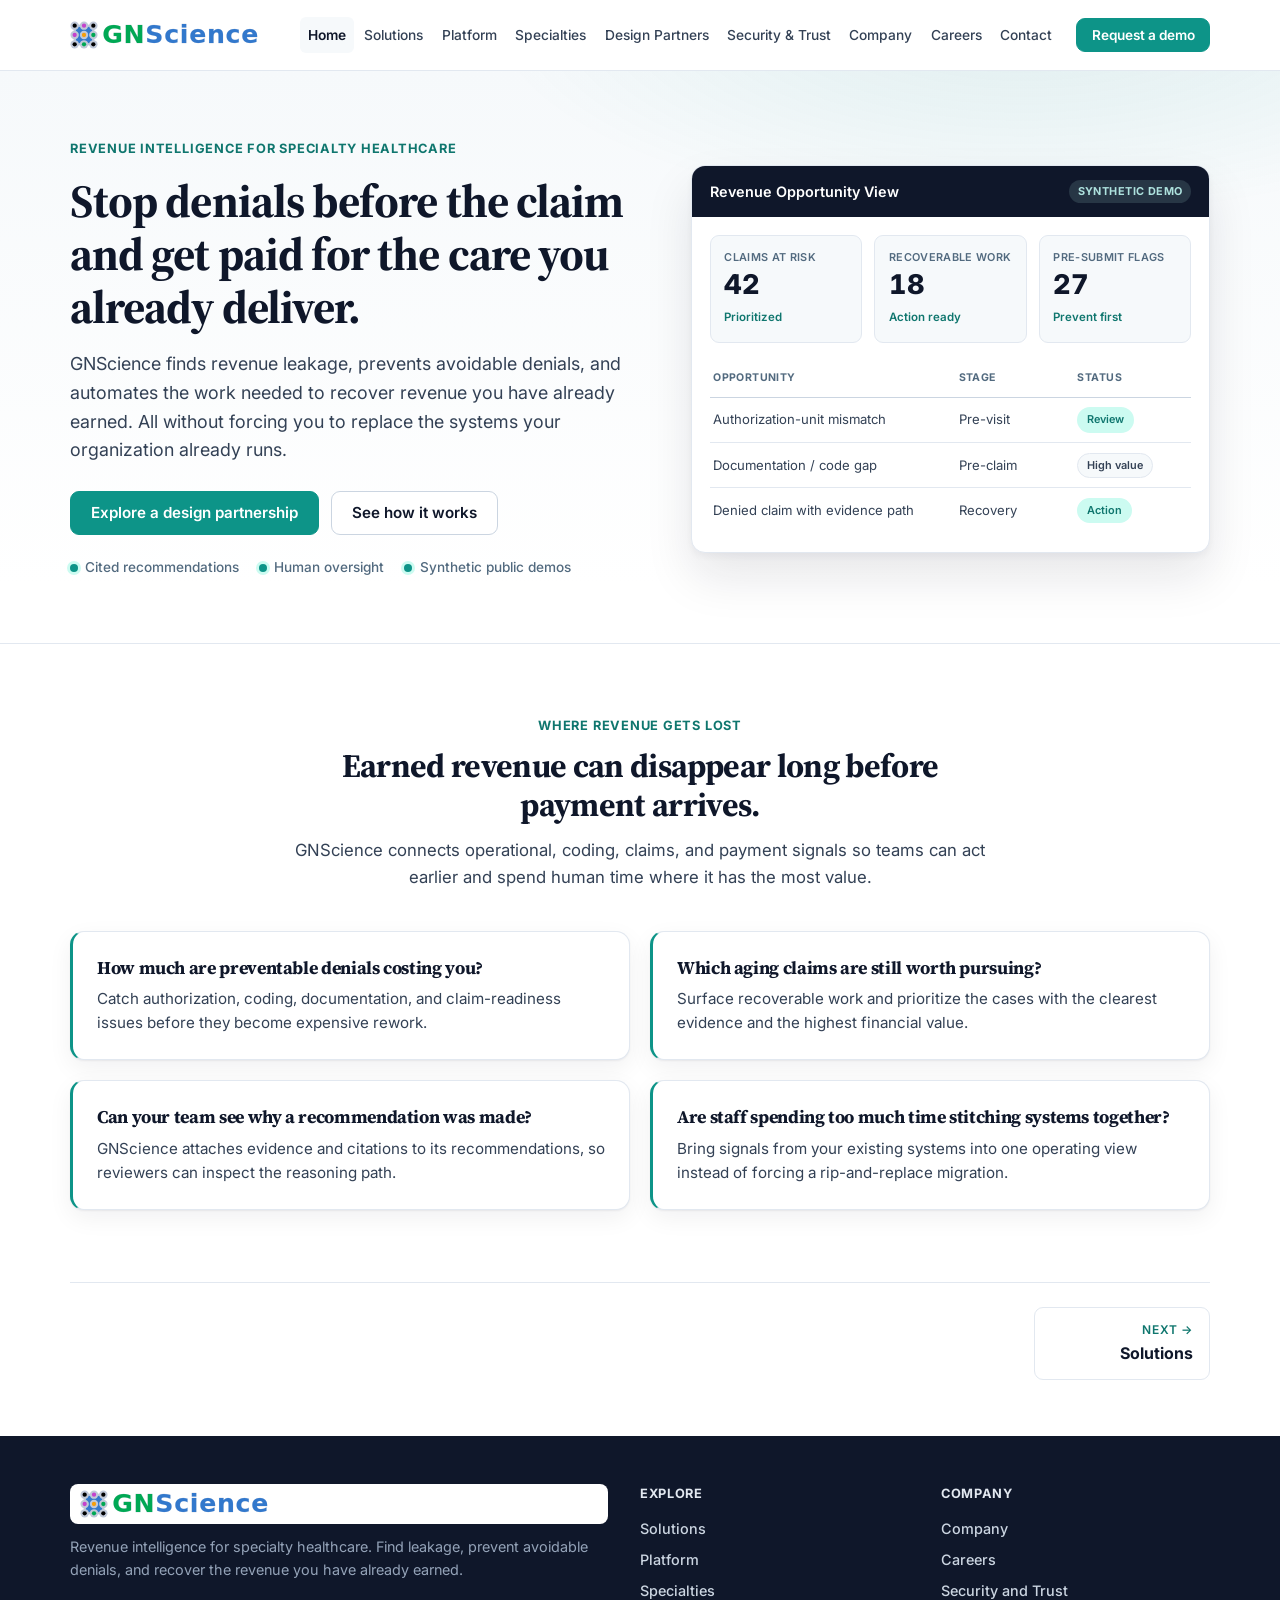
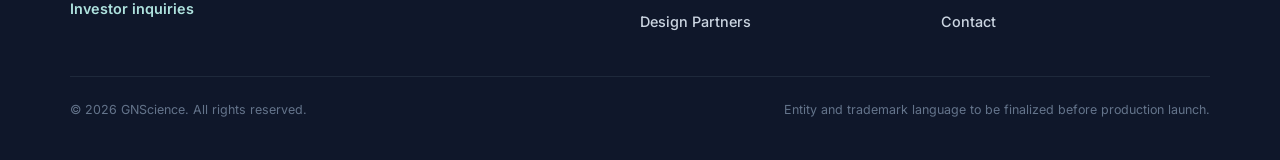
<file: index.html>
<!DOCTYPE html>
<html lang="en">
<head>
<meta charset="UTF-8" />
<meta name="viewport" content="width=device-width, initial-scale=1" />
<meta name="description" content="GNScience helps specialty healthcare organizations get paid for the care they already deliver: find revenue leakage, prevent avoidable denials, and recover earned revenue, with cited AI and human oversight." />
<title>GNScience | Stop Denials Before the Claim</title>
<link rel="preconnect" href="https://fonts.googleapis.com" />
<link rel="preconnect" href="https://fonts.gstatic.com" crossorigin />
<link href="https://fonts.googleapis.com/css2?family=Inter:wght@400;500;600;700;800&family=Source+Serif+4:opsz,wght@8..60,600;8..60,700&display=swap" rel="stylesheet" />
<style>
:root{
  --navy:#0f172a; --navy-soft:#1e293b; --slate:#334155; --muted:#526a7f;
  --border:#e2e8f0; --border-strong:#cbd5e1; --bg:#ffffff; --bg-alt:#f6f9fb;
  --teal:#0d9488; --teal-dark:#0f766e; --teal-soft:#ccfbf1; --mint:#aee2de;
  --radius:14px; --radius-sm:9px;
  --shadow:0 1px 2px rgba(15,23,42,.06),0 8px 24px rgba(15,23,42,.06);
  --shadow-lg:0 4px 6px rgba(15,23,42,.04),0 24px 48px rgba(15,23,42,.10);
  --font:"Inter",system-ui,-apple-system,BlinkMacSystemFont,"Segoe UI",Roboto,sans-serif;
  --serif:"Source Serif 4",Georgia,"Times New Roman",serif;
  --max:1140px; --header-h:70px;
}
*,*::before,*::after{box-sizing:border-box}
html{scroll-behavior:smooth;scroll-padding-top:calc(var(--header-h) + 12px)}
body{margin:0;font-family:var(--font);font-size:16px;line-height:1.6;color:var(--navy);background:var(--bg);-webkit-font-smoothing:antialiased}
img{max-width:100%;display:block}
a{color:var(--teal-dark);text-underline-offset:3px}
a:hover{color:var(--teal)}
h1,h2,h3,h4{letter-spacing:-.02em}
.wrap{width:min(100% - 2.5rem,var(--max));margin-inline:auto}
.skip{position:absolute;left:-999px;top:0;background:var(--navy);color:#fff;padding:.75rem 1rem;z-index:1000}
.skip:focus{left:.5rem;top:.5rem}

/* Header */
.site-header{position:sticky;top:0;z-index:100;background:rgba(255,255,255,.9);backdrop-filter:blur(10px);border-bottom:1px solid var(--border)}
.nav{display:flex;align-items:center;gap:.75rem;height:var(--header-h)}
.brand{display:inline-flex;align-items:center;flex:0 0 auto;line-height:0;text-decoration:none}
.brand img{height:28px;width:auto;max-width:none}
.nav-links{display:flex;gap:.15rem;margin-left:auto;list-style:none;padding:0;margin-block:0}
.nav-links a{display:block;white-space:nowrap;padding:.45rem .5rem;color:var(--slate);text-decoration:none;font-size:.86rem;font-weight:500;border-radius:6px}
.nav-links a:hover,.nav-links a:focus-visible{color:var(--navy);background:var(--bg-alt)}
.menu-btn{display:none;margin-left:auto;border:1px solid var(--border);border-radius:8px;background:#fff;padding:.5rem .8rem;font:inherit;font-size:.85rem;font-weight:600;cursor:pointer}
.btn{display:inline-flex;align-items:center;justify-content:center;gap:.4rem;padding:.75rem 1.25rem;font-family:inherit;font-size:.95rem;font-weight:600;line-height:1.2;border-radius:var(--radius-sm);border:1px solid transparent;cursor:pointer;text-decoration:none;transition:background .15s,border-color .15s,color .15s,box-shadow .15s}
.btn.sm{padding:.5rem .9rem;font-size:.85rem}
.btn.primary{background:var(--teal);color:#fff;border-color:var(--teal)}
.btn.primary:hover{background:var(--teal-dark);border-color:var(--teal-dark);color:#fff}
.btn.secondary{background:#fff;color:var(--navy);border-color:var(--border-strong)}
.btn.secondary:hover{border-color:var(--slate);background:var(--bg-alt);color:var(--navy)}
.nav-cta{margin-left:.25rem;white-space:nowrap;flex:0 0 auto}

/* Hero */
.hero{padding:4.25rem 0 4rem;background:radial-gradient(ellipse 70% 60% at 80% -10%,rgba(13,148,136,.10),transparent 60%),linear-gradient(180deg,var(--bg-alt),var(--bg) 90%);border-bottom:1px solid var(--border)}
.hero-grid{display:grid;grid-template-columns:1.05fr .95fr;gap:3rem;align-items:center}
.kicker{font-size:.8rem;font-weight:700;letter-spacing:.06em;text-transform:uppercase;color:var(--teal-dark);margin-bottom:.9rem}
.hero h1{font-family:var(--serif);font-size:clamp(2rem,3.6vw,2.9rem);font-weight:700;line-height:1.15;margin:0 0 1.1rem}
.lead{font-size:1.12rem;color:var(--slate);margin:0 0 1.6rem;max-width:36rem}
.hero-actions{display:flex;flex-wrap:wrap;gap:.75rem;margin-bottom:1.4rem}
.proofline{display:flex;flex-wrap:wrap;gap:.35rem 1.25rem;font-size:.85rem;color:var(--muted);font-weight:500}
.proofline span{display:inline-flex;align-items:center;gap:.45rem}
.dot{width:8px;height:8px;border-radius:50%;background:var(--teal);box-shadow:0 0 0 3px var(--teal-soft)}

/* Dashboard mock */
.dashboard{background:#fff;border:1px solid var(--border);border-radius:var(--radius);box-shadow:var(--shadow-lg);overflow:hidden}
.dashboard-top{display:flex;align-items:center;justify-content:space-between;padding:.85rem 1.1rem;background:var(--navy);color:#fff}
.dashboard-title{font-size:.9rem;font-weight:600}
.status{font-size:.68rem;font-weight:700;letter-spacing:.04em;text-transform:uppercase;color:var(--mint);background:rgba(174,226,222,.15);padding:.2rem .55rem;border-radius:999px}
.metric-grid{display:grid;grid-template-columns:repeat(3,1fr);gap:.75rem;padding:1.1rem}
.metric{background:var(--bg-alt);border:1px solid var(--border);border-radius:var(--radius-sm);padding:.85rem}
.metric small{display:block;font-size:.68rem;font-weight:600;letter-spacing:.03em;text-transform:uppercase;color:var(--muted)}
.metric strong{display:block;font-size:1.7rem;font-weight:800;color:var(--navy);font-variant-numeric:tabular-nums;line-height:1.1;margin:.2rem 0}
.metric em{font-style:normal;font-size:.72rem;font-weight:600;color:var(--teal-dark)}
.worklist{padding:0 1.1rem 1.2rem}
.worklist .row{display:grid;grid-template-columns:1.5fr .7fr .7fr;gap:.5rem;align-items:center;padding:.6rem .2rem;border-bottom:1px solid var(--border);font-size:.82rem;color:var(--slate)}
.worklist .row:first-child{font-size:.66rem;font-weight:700;letter-spacing:.04em;text-transform:uppercase;color:var(--muted);border-bottom:1px solid var(--border-strong)}
.worklist .row:last-child{border-bottom:0}
.pill{justify-self:start;font-size:.68rem;font-weight:600;padding:.18rem .55rem;border-radius:999px;background:var(--bg-alt);border:1px solid var(--border);color:var(--slate)}
.pill.good{background:var(--teal-soft);border-color:transparent;color:var(--teal-dark)}

/* Sections */
.section{padding:4.5rem 0}
.section.alt{background:var(--bg-alt);border-block:1px solid var(--border)}
.section-head{max-width:720px;margin:0 0 2.5rem}
.section-head.center{margin-inline:auto;text-align:center}
.eyebrow{font-size:.8rem;font-weight:700;letter-spacing:.06em;text-transform:uppercase;color:var(--teal-dark);margin:0 0 .6rem}
.section-head h2{font-family:var(--serif);font-size:clamp(1.5rem,2.6vw,2.05rem);font-weight:700;line-height:1.2;margin:0 0 .75rem}
.section-head p{margin:0;color:var(--slate);font-size:1.05rem}
.section-head .eyebrow{color:var(--teal-dark);font-size:.8rem;margin:0 0 .6rem}

/* Problem grid */
.problem-grid{display:grid;grid-template-columns:repeat(2,1fr);gap:1.25rem}
.problem{background:#fff;border:1px solid var(--border);border-left:3px solid var(--teal);border-radius:var(--radius);padding:1.5rem;box-shadow:var(--shadow)}
.problem h3{font-family:var(--serif);font-size:1.12rem;margin:0 0 .5rem;line-height:1.3}
.problem p{margin:0;color:var(--slate);font-size:.95rem}

/* Cards */
.cards{display:grid;grid-template-columns:repeat(4,1fr);gap:1.25rem}
.cards.three{grid-template-columns:repeat(3,1fr)}
.card{background:#fff;border:1px solid var(--border);border-radius:var(--radius);padding:1.5rem 1.4rem;box-shadow:var(--shadow);transition:border-color .15s,box-shadow .15s}
.card:hover{border-color:var(--border-strong);box-shadow:var(--shadow-lg)}
.num{font-size:.72rem;font-weight:700;letter-spacing:.06em;color:var(--teal);margin-bottom:.7rem}
.card h3{font-size:1.1rem;margin:0 0 .55rem}
.card p{margin:0;color:var(--slate);font-size:.94rem}
.specialty-card{display:flex;flex-direction:column;gap:1rem}
.specialty-meta{margin-top:auto;font-size:.82rem;color:var(--muted);border-top:1px solid var(--border);padding-top:.8rem}


/* Architecture */
.architecture{display:grid;grid-template-columns:1.05fr .95fr;gap:3rem;align-items:center}
.list-clean{list-style:none;margin:1.25rem 0;padding:0}
.list-clean li{position:relative;padding-left:1.4rem;margin-bottom:.8rem;color:var(--slate);font-size:.98rem}
.list-clean li::before{content:"";position:absolute;left:0;top:.55em;width:8px;height:8px;border-radius:50%;background:var(--teal)}
.list-clean strong{color:var(--navy)}
.stack{background:#fff;border:1px solid var(--border);border-radius:var(--radius);box-shadow:var(--shadow-lg);padding:1.6rem}
.systems{display:grid;grid-template-columns:repeat(2,1fr);gap:.7rem}
.system{background:var(--bg-alt);border:1px solid var(--border);border-radius:var(--radius-sm);padding:.7rem;text-align:center;font-size:.85rem;font-weight:600;color:var(--slate)}
.core{margin:.9rem 0;background:var(--navy);color:#fff;border-radius:var(--radius-sm);padding:1.1rem;text-align:center;display:flex;flex-direction:column;gap:.25rem;box-shadow:var(--shadow)}
.core strong{font-size:1.05rem}
.core small{font-size:.76rem;color:#94a3b8}
.agent-row{display:grid;grid-template-columns:repeat(3,1fr);gap:.7rem}
.agent{background:var(--teal-soft);color:var(--teal-dark);border-radius:var(--radius-sm);padding:.6rem;text-align:center;font-size:.82rem;font-weight:700}

/* Bands */
.band{display:grid;grid-template-columns:1.5fr auto;gap:2rem;align-items:center;background:radial-gradient(ellipse 70% 120% at 100% 0%,rgba(13,148,136,.28),transparent 60%),var(--navy);color:#fff;border-radius:var(--radius);padding:2.4rem 2.2rem}
.band h2{font-family:var(--serif);font-size:clamp(1.4rem,2.4vw,1.9rem);font-weight:700;margin:.4rem 0 .7rem;line-height:1.25}
.band p{margin:0;color:#cbd5e1;max-width:620px}
.band .eyebrow{color:var(--mint)}

/* Trust */
.trust-grid{display:grid;grid-template-columns:repeat(4,1fr);gap:1rem}
.trust{background:#fff;border:1px solid var(--border);border-radius:var(--radius);padding:1.3rem}
.trust h3{font-size:.98rem;margin:0 0 .4rem}
.trust p{margin:0;font-size:.88rem;color:var(--slate)}

/* Founders */
.founders-wrap{margin-top:2.5rem}
.founders-title{font-size:.8rem;font-weight:700;letter-spacing:.06em;text-transform:uppercase;color:var(--teal-dark);margin:0 0 1.25rem}
.founder-grid{display:grid;grid-template-columns:repeat(2,1fr);gap:1.25rem}
.founder{display:flex;gap:1.1rem;background:#fff;border:1px solid var(--border);border-radius:var(--radius);padding:1.5rem;box-shadow:var(--shadow)}
.founder-avatar{flex:0 0 auto;width:3.2rem;height:3.2rem;border-radius:50%;display:flex;align-items:center;justify-content:center;font-weight:800;font-size:1.05rem;color:#fff;background:linear-gradient(135deg,var(--teal),var(--navy));box-shadow:0 0 0 4px var(--teal-soft)}
.founder h4{margin:0 0 .15rem;font-size:1.12rem}
.founder-role{margin:0 0 .55rem;font-size:.82rem;font-weight:600;letter-spacing:.02em;color:var(--teal-dark)}
.founder p:last-child{margin:0;font-size:.94rem;color:var(--slate)}

/* Contact */
.contact-layout{display:grid;grid-template-columns:1fr 1.1fr;gap:3rem;align-items:start}
.contact-direct{font-size:1.05rem;margin:.4rem 0 0}
.contact-form{display:flex;flex-direction:column;gap:.9rem;padding:1.6rem;background:#fff;border:1px solid var(--border);border-radius:var(--radius);box-shadow:var(--shadow)}
.contact-form label{display:flex;flex-direction:column;gap:.35rem;font-size:.85rem;font-weight:600;color:var(--navy)}
.contact-form input,.contact-form select,.contact-form textarea{font-family:inherit;font-size:.95rem;font-weight:400;padding:.65rem .75rem;border:1px solid var(--border-strong);border-radius:var(--radius-sm);background:#fff;color:var(--navy)}
.contact-form input:focus,.contact-form select:focus,.contact-form textarea:focus{outline:2px solid rgba(13,148,136,.35);outline-offset:1px;border-color:var(--teal)}
.contact-form .btn{align-self:flex-start}

/* Footer */
.footer{background:var(--navy);color:#94a3b8;padding:3rem 0 2.5rem}
.footer .brand{background:#fff;border-radius:8px;padding:6px 10px}
.footer-grid{display:grid;grid-template-columns:2fr 1fr 1fr;gap:2rem}
.footer p{font-size:.9rem;margin:.7rem 0 0;max-width:34rem}
.footer h4{color:#e2e8f0;font-size:.8rem;letter-spacing:.05em;text-transform:uppercase;margin:0 0 .8rem}
.footer-grid a{display:block;color:#cbd5e1;text-decoration:none;font-size:.9rem;font-weight:500;margin-bottom:.5rem}
.footer-grid a:hover{color:#fff}
.footer-investor{margin-top:1rem}
.footer-investor a{color:var(--mint);font-weight:600;font-size:.9rem}
.legal{display:flex;flex-wrap:wrap;gap:.6rem 2rem;justify-content:space-between;margin-top:2.2rem;padding-top:1.4rem;border-top:1px solid var(--navy-soft);font-size:.78rem;color:#64748b}

/* Advisor quote (dark) */
.quote-section{padding:5rem 0;background:radial-gradient(ellipse 60% 90% at 100% 0%,rgba(13,148,136,.22),transparent 60%),var(--navy);color:#fff}
.quote{max-width:880px;margin:0;text-align:left}
.quote .mark{font-family:var(--serif);font-size:5rem;line-height:.7;color:var(--mint);display:block;height:auto;margin-bottom:1.1rem}
.quote blockquote{margin:0;font-family:var(--font);font-size:clamp(1.35rem,2.5vw,1.95rem);font-weight:700;line-height:1.35;letter-spacing:-.015em;color:#fff}
.quote figcaption{margin-top:2rem;font-size:.95rem;color:#94a3b8;display:flex;align-items:center;gap:1rem}
.quote figcaption strong{display:block;color:#fff;font-size:1.02rem}
.quote-avatar{flex:0 0 auto;width:3rem;height:3rem;border-radius:50%;display:flex;align-items:center;justify-content:center;background:rgba(174,226,222,.14);border:1px solid rgba(174,226,222,.35);color:var(--mint)}

/* Flowing architecture diagram */
.flow{background:#fff;border:1px solid var(--border);border-radius:var(--radius);box-shadow:var(--shadow-lg);padding:1.25rem}
.flow svg{display:block;width:100%;height:auto}
.flow .wire{fill:none;stroke:var(--border-strong);stroke-width:2}
.flow .pulse{fill:none;stroke:var(--teal);stroke-width:2.5;stroke-linecap:round;stroke-dasharray:6 18;animation:flowdash 1.6s linear infinite}
.flow .loop{fill:none;stroke:var(--teal);stroke-width:1.75;stroke-dasharray:4 6;opacity:.7}
@keyframes flowdash{to{stroke-dashoffset:-24}}
@media (prefers-reduced-motion:reduce){.flow .pulse{animation:none}}

/* Design partner steps */
.partner-grid{display:grid;grid-template-columns:1fr 1fr;gap:3.5rem;align-items:start}
.partner-grid h2{font-family:var(--serif);font-size:clamp(1.6rem,2.8vw,2.3rem);font-weight:700;line-height:1.2;margin:0 0 .9rem}
.partner-intro{color:var(--slate);font-size:1.05rem;margin:0 0 2rem}
.partner-head{grid-column:1 / -1;margin-bottom:-2.6rem}
@media(max-width:940px){.partner-head{margin-bottom:-1.35rem}}
.steps{list-style:none;margin:0;padding:0;counter-reset:s}
.steps li{counter-increment:s;position:relative;padding:0 0 1.6rem 3rem}
.steps li::before{content:counter(s);position:absolute;left:0;top:.05rem;width:2rem;height:2rem;border-radius:50%;background:var(--navy);color:#fff;font-weight:700;font-size:.9rem;display:flex;align-items:center;justify-content:center}
.steps li::after{content:"";position:absolute;left:calc(1rem - 1px);top:2.3rem;bottom:.3rem;width:2px;background:var(--border-strong)}
.steps li:last-child{padding-bottom:0}
.steps li:last-child::after{display:none}
.steps h3{font-size:1.08rem;margin:0 0 .3rem}
.steps p{margin:0;color:var(--slate);font-size:.96rem}
.gets{background:radial-gradient(ellipse 70% 80% at 100% 0%,rgba(13,148,136,.25),transparent 60%),var(--navy);color:#fff;border-radius:var(--radius);padding:2.2rem;box-shadow:var(--shadow-lg)}
.gets h3{font-size:1.12rem;margin:0 0 .8rem;color:#fff}
.gets ul{margin:0 0 1.8rem;padding-left:1.15rem;color:#cbd5e1}
.gets li{margin-bottom:.55rem}
.gets .btn{background:#fff;color:var(--navy);border-color:#fff}
.gets .btn:hover{background:var(--teal-soft);color:var(--navy)}

/* Company */
.company-grid{display:grid;grid-template-columns:1.15fr 1fr;gap:3.5rem;align-items:start}
.company-grid h2{font-family:var(--serif);font-size:clamp(1.6rem,2.8vw,2.3rem);font-weight:700;line-height:1.2;margin:0 0 1rem}
.company-intro{color:var(--slate);font-size:1.06rem;margin:0 0 2rem}
.founder-list{display:grid;gap:1.4rem}
.founder-row{display:flex;gap:1rem;align-items:flex-start}
.founder-row h4{margin:0;font-size:1.05rem}
.founder-row .founder-role{margin:.05rem 0 .35rem}
.founder-row p:not(.founder-role){margin:0 0 .7rem;color:var(--slate);font-size:.94rem}
.founder-row p:last-child{margin-bottom:0}
.side-blocks{display:grid;gap:1.25rem;position:sticky;top:calc(var(--header-h) + 1.5rem)}
@media(max-width:940px){.side-blocks{position:static}}
.info-block{background:#fff;border:1px solid var(--border);border-radius:var(--radius);padding:1.6rem;box-shadow:var(--shadow)}
.info-block h3{font-size:1.12rem;margin:0 0 .5rem}
.info-block p{margin:0;color:var(--slate);font-size:.96rem}
.info-block ul{margin:.9rem 0 0;padding-left:1.15rem;color:var(--slate);font-size:.96rem}
.info-block li{margin-bottom:.3rem}
.info-block .more{display:inline-block;margin-top:1.1rem;font-weight:600}
@media(max-width:940px){.partner-grid,.company-grid{grid-template-columns:1fr;gap:2.25rem}}

/* Find-Prevent-Recover-Learn cycle */
.visually-hidden{position:absolute;width:1px;height:1px;overflow:hidden;clip:rect(0 0 0 0);white-space:nowrap}
.cycle{position:relative}
.cycle-cards .card{position:relative}
.cycle-cards .card:not(:last-child)::after{content:"";position:absolute;z-index:2;top:50%;right:calc(-.625rem - 13px);width:26px;height:26px;margin-top:-13px;border-radius:50%;background:#fff url("data:image/svg+xml,%3Csvg xmlns='http://www.w3.org/2000/svg' viewBox='0 0 24 24' fill='none' stroke='%230d9488' stroke-width='3' stroke-linecap='round' stroke-linejoin='round'%3E%3Cpath d='M9 6l6 6-6 6'/%3E%3C/svg%3E") center/13px no-repeat;border:1px solid var(--border-strong);box-shadow:var(--shadow)}
.loop-track{position:relative;height:76px}
.loop-path{position:absolute;top:0;left:calc((100% - 3.75rem) / 8);right:calc((100% - 3.75rem) / 8);height:46px;border:2.5px solid var(--teal);border-top:0;border-radius:0 0 18px 18px}
.loop-arrow{position:absolute;left:-9.25px;top:-4px;width:0;height:0;border-left:8px solid transparent;border-right:8px solid transparent;border-bottom:12px solid var(--teal)}
.loop-start{position:absolute;right:-7.25px;top:-2px;width:12px;height:12px;border-radius:50%;background:var(--teal);box-shadow:0 0 0 4px var(--teal-soft)}
.loop-pill{position:absolute;left:50%;top:46px;transform:translate(-50%,-50%);display:inline-flex;align-items:center;gap:.5rem;white-space:nowrap;background:#fff;border:1px solid var(--border);border-radius:999px;padding:.5rem 1rem;font-size:.88rem;font-weight:500;color:var(--slate);box-shadow:var(--shadow)}
.loop-pill svg{color:var(--teal)}
@media(max-width:940px){
  .cycle-cards .card::after{display:none}
  .loop-track{height:auto;margin-top:1.25rem;text-align:center}
  .loop-path{display:none}
  .loop-pill{position:static;transform:none}
}

/* Responsive */
@media(max-width:940px){
  .hero-grid,.architecture,.contact-layout{grid-template-columns:1fr;gap:2rem}
  .cards,.trust-grid{grid-template-columns:1fr 1fr}
  .problem-grid{grid-template-columns:1fr}
  .band{grid-template-columns:1fr}
  .footer-grid{grid-template-columns:1fr 1fr}
}
@media(max-width:640px){
  .nav-cta{display:none}
  .cards,.cards.three,.trust-grid,.metric-grid,.systems,.agent-row,.footer-grid,.founder-grid{grid-template-columns:1fr}
  .worklist .row{grid-template-columns:1.4fr .8fr}
  .worklist .row span:nth-child(2){display:none}
  .section{padding:3.25rem 0}
  .hero{padding:3rem 0 2.75rem}
}

/* Company page: founders side by side now that the side column is gone */
.company-grid{grid-template-columns:1fr}
.company-grid .company-intro{max-width:46rem}
.founder-list{grid-template-columns:1fr 1fr;gap:1.5rem;margin-top:.5rem;align-items:stretch}
.founder-row{display:grid;grid-template-columns:auto 1fr;column-gap:1rem;align-content:start;background:#fff;border:1px solid var(--border);border-radius:var(--radius);padding:1.6rem;box-shadow:var(--shadow)}
.founder-row > div:not(.founder-avatar){display:contents}
.founder-row .founder-avatar{grid-row:1 / span 2;align-self:center}
.founder-row h4{grid-column:2;align-self:end}
.founder-row .founder-role{grid-column:2;margin:.1rem 0 0}
.founder-row p:not(.founder-role){grid-column:1 / -1}
.founder-row .founder-role + p{margin-top:1.1rem;padding-top:1.1rem;border-top:1px solid var(--border)}
@media(max-width:640px){.founder-list{grid-template-columns:1fr}}
/* Careers */
.investor-wrap{margin-top:2.5rem;max-width:40rem}
.role-grid{display:grid;grid-template-columns:repeat(3,1fr);gap:1.25rem}
.role{display:flex;flex-direction:column;background:#fff;border:1px solid var(--border);border-radius:var(--radius);padding:1.5rem 1.4rem;box-shadow:var(--shadow)}
.role-tag{align-self:flex-start;font-size:.72rem;font-weight:700;letter-spacing:.05em;text-transform:uppercase;color:var(--teal-dark);background:var(--teal-soft);padding:.2rem .55rem;border-radius:999px;margin-bottom:.8rem}
.role h3{font-size:1.08rem;line-height:1.3;margin:0 0 .5rem}
.role p{margin:0 0 1.1rem;color:var(--slate);font-size:.95rem}
.role .more{margin-top:auto;font-weight:600}
@media(max-width:940px){.role-grid{grid-template-columns:1fr}}
/* Advisor quote, inline card on the Specialties page */
.quote-inline{margin-top:2.5rem}
.quote-inline .quote{max-width:none;background:#fff;border:1px solid var(--border);border-left:4px solid var(--teal);border-radius:var(--radius);padding:1.6rem 1.75rem;box-shadow:var(--shadow)}
.quote-inline .quote .mark{font-size:2.6rem;line-height:.6;margin-bottom:.4rem;color:var(--teal)}
.quote-inline .quote blockquote{font-size:1.05rem;font-weight:500;line-height:1.6;letter-spacing:0;color:var(--navy)}
.quote-inline .quote figcaption{margin-top:1.1rem;font-size:.88rem;color:var(--muted);gap:.75rem}
.quote-inline .quote figcaption strong{color:var(--navy);font-size:.95rem}
.quote-inline .quote-avatar{width:2.4rem;height:2.4rem;background:var(--teal-soft);border-color:var(--mint);color:var(--teal-dark)}
/* Collapse the menu before it runs out of room */
@media(max-width:1240px){
  .menu-btn{display:block}
  .nav-links{display:none;position:absolute;top:var(--header-h);left:0;right:0;flex-direction:column;background:#fff;border-bottom:1px solid var(--border);padding:.75rem 1.25rem 1rem;box-shadow:var(--shadow);margin-left:0}
  .nav-links.open{display:flex}
}
/* Multi-page view */
.js-pages [data-page].page-off{display:none!important}
.nav-links a[aria-current="page"]{color:var(--navy);background:var(--bg-alt);font-weight:600}
.pager-wrap{padding:0 0 3.5rem}
.pager-wrap.on-alt{background:var(--bg-alt);border-bottom:1px solid var(--border)}
.pager-wrap.on-alt + *, .section.alt:has(+ .pager-wrap.on-alt){border-bottom:0}
.pager{display:flex;justify-content:space-between;gap:1rem;border-top:1px solid var(--border);padding-top:1.5rem}
.pager a{display:flex;flex-direction:column;gap:.1rem;text-decoration:none;color:var(--navy);font-weight:700;padding:.75rem 1rem;border:1px solid var(--border);border-radius:var(--radius-sm);background:#fff;min-width:11rem;transition:border-color .15s,box-shadow .15s}
.pager a:hover{border-color:var(--teal);box-shadow:var(--shadow);color:var(--navy)}
.pager a small{font-size:.75rem;font-weight:600;letter-spacing:.05em;text-transform:uppercase;color:var(--teal-dark)}
.pager .next{margin-left:auto;text-align:right}
@media(max-width:640px){.pager a{min-width:0;flex:1}}
</style>
</head>
<body>
<a class="skip" href="#main">Skip to content</a>

<header class="site-header">
  <div class="wrap nav">
    <a class="brand" href="#home"><img src="assets/gns_full_logo.svg" alt="GNScience" height="28" /></a>
    <button class="menu-btn" aria-expanded="false" aria-controls="nav-links" type="button">Menu</button>
    <nav class="nav-links" id="nav-links" aria-label="Primary">
      <a href="#home">Home</a>
      <a href="#solutions">Solutions</a>
      <a href="#platform">Platform</a>
      <a href="#specialties">Specialties</a>
      <a href="#partners">Design Partners</a>
      <a href="#trust">Security &amp; Trust</a>
      <a href="#company">Company</a>
      <a href="#careers">Careers</a>
      <a href="#contact">Contact</a>
    </nav>
    <a class="btn sm primary nav-cta" href="#contact" data-interest="demo">Request a demo</a>
  </div>
</header>

<main id="main">
  <span id="top"></span>
  <!-- Hero -->
  <section class="hero" id="home" data-page="home">
    <div class="wrap hero-grid">
      <div>
        <div class="kicker">Revenue intelligence for specialty healthcare</div>
        <h1>Stop denials before the claim and get paid for the care you already deliver.</h1>
        <p class="lead">GNScience finds revenue leakage, prevents avoidable denials, and automates the work needed to recover revenue you have already earned. All without forcing you to replace the systems your organization already runs.</p>
        <div class="hero-actions">
          <a class="btn primary" href="#partners">Explore a design partnership</a>
          <a class="btn secondary" href="#solutions">See how it works</a>
        </div>
        <div class="proofline">
          <span><i class="dot" aria-hidden="true"></i>Cited recommendations</span>
          <span><i class="dot" aria-hidden="true"></i>Human oversight</span>
          <span><i class="dot" aria-hidden="true"></i>Synthetic public demos</span>
        </div>
      </div>
      <div class="dashboard" aria-label="Illustrative GNScience revenue opportunity dashboard">
        <div class="dashboard-top">
          <span class="dashboard-title">Revenue Opportunity View</span>
          <span class="status">Synthetic demo</span>
        </div>
        <div class="metric-grid">
          <div class="metric"><small>Claims at risk</small><strong>42</strong><em>Prioritized</em></div>
          <div class="metric"><small>Recoverable work</small><strong>18</strong><em>Action ready</em></div>
          <div class="metric"><small>Pre-submit flags</small><strong>27</strong><em>Prevent first</em></div>
        </div>
        <div class="worklist">
          <div class="row"><span>Opportunity</span><span>Stage</span><span>Status</span></div>
          <div class="row"><span>Authorization-unit mismatch</span><span>Pre-visit</span><span class="pill good">Review</span></div>
          <div class="row"><span>Documentation / code gap</span><span>Pre-claim</span><span class="pill">High value</span></div>
          <div class="row"><span>Denied claim with evidence path</span><span>Recovery</span><span class="pill good">Action</span></div>
        </div>
      </div>
    </div>
  </section>

  <!-- Problem -->
  <section class="section" id="problem" data-page="home">
    <div class="wrap">
      <div class="section-head center">
        <p class="eyebrow">Where revenue gets lost</p>
        <h2>Earned revenue can disappear long before payment arrives.</h2>
        <p>GNScience connects operational, coding, claims, and payment signals so teams can act earlier and spend human time where it has the most value.</p>
      </div>
      <div class="problem-grid">
        <article class="problem"><h3>How much are preventable denials costing you?</h3><p>Catch authorization, coding, documentation, and claim-readiness issues before they become expensive rework.</p></article>
        <article class="problem"><h3>Which aging claims are still worth pursuing?</h3><p>Surface recoverable work and prioritize the cases with the clearest evidence and the highest financial value.</p></article>
        <article class="problem"><h3>Can your team see why a recommendation was made?</h3><p>GNScience attaches evidence and citations to its recommendations, so reviewers can inspect the reasoning path.</p></article>
        <article class="problem"><h3>Are staff spending too much time stitching systems together?</h3><p>Bring signals from your existing systems into one operating view instead of forcing a rip-and-replace migration.</p></article>
      </div>
    </div>
  </section>

  <!-- Solutions -->
  <section class="section alt" id="solutions" data-page="solutions">
    <div class="wrap">
      <div class="section-head">
        <p class="eyebrow">What GNScience does</p>
        <h2>Find. Prevent. Recover. Learn.</h2>
        <p>A focused set of capabilities across the revenue lifecycle, with AI doing more of the repetitive work and people keeping control over material decisions.</p>
      </div>
      <div class="cycle">
      <div class="cards cycle-cards">
        <article class="card"><div class="num">01 · FIND</div><h3>Locate revenue leakage</h3><p>Analyze claims, payments, authorizations, coding, and operational signals to pinpoint where earned revenue is being lost.</p></article>
        <article class="card"><div class="num">02 · PREVENT</div><h3>Catch issues upstream</h3><p>Flag claim-readiness, authorization, and coding risks earlier, before they turn into denials or manual rework.</p></article>
        <article class="card"><div class="num">03 · RECOVER</div><h3>Prioritize corrective work</h3><p>Surface recoverable claims, assemble the evidence, and focus staff attention on the work most likely to pay off.</p></article>
        <article class="card"><div class="num">04 · LEARN</div><h3>Improve continuously</h3><p>Every outcome feeds back into the system, so recommendations get sharper and prevention gets stronger over time.</p></article>
      </div>
      <div class="loop-track" aria-hidden="true">
        <span class="loop-path"><i class="loop-arrow"></i><i class="loop-start"></i></span>
        <span class="loop-pill"><svg width="14" height="14" viewBox="0 0 24 24" fill="none" stroke="currentColor" stroke-width="2.4" stroke-linecap="round" stroke-linejoin="round"><path d="M3 12a9 9 0 1 0 3-6.7"/><path d="M3 3v5h5"/></svg>Every outcome loops back to Find</span>
      </div>
      <p class="visually-hidden">Learn feeds every outcome back into Find, so the cycle repeats.</p>
      </div>
    </div>
  </section>

  <!-- Platform -->
  <section class="section" id="platform" data-page="platform">
    <div class="wrap architecture">
      <div>
        <p class="eyebrow">The platform</p>
        <h2>An intelligent layer across the systems you already use.</h2>
        <p style="color:var(--muted)">GNScience brings together a healthcare knowledge layer, an operational intelligence layer, and AI workflow agents. Your EHR, practice-management system, clearinghouse, EVV, and payer connections all stay in place.</p>
        <ul class="list-clean">
          <li><strong>Healthcare knowledge layer.</strong> Payer requirements, specialty rules, coding relationships, and evidence paths.</li>
          <li><strong>Operational intelligence layer.</strong> Authorization, visit, documentation, coding, claim, and payment state.</li>
          <li><strong>AI workflow agents.</strong> Analyze, recommend, prepare work, and automate approved actions.</li>
        </ul>
      </div>
      <div class="flow">
        <svg viewBox="0 0 520 470" role="img" aria-labelledby="flow-title">
          <title id="flow-title">Your EHR or practice-management system, clearinghouse, EVV, and payer data flow into the GNScience Intelligence Layer, which analyzes, recommends, and automates approved actions. Outcomes feed back into the layer.</title>
          <defs>
            <linearGradient id="coreGrad" x1="0" y1="0" x2="1" y2="1"><stop offset="0" stop-color="#1e293b"/><stop offset="1" stop-color="#0f172a"/></linearGradient>
            <filter id="soft" x="-20%" y="-20%" width="140%" height="160%"><feDropShadow dx="0" dy="8" stdDeviation="10" flood-color="#0f172a" flood-opacity=".18"/></filter>
          </defs>
          <g id="in-wires">
            <path class="wire" d="M65 62 C65 140, 220 130, 230 196"/>
            <path class="wire" d="M193 62 C193 130, 250 140, 252 196"/>
            <path class="wire" d="M321 62 C321 130, 270 140, 268 196"/>
            <path class="wire" d="M449 62 C449 140, 300 130, 290 196"/>
            <path class="wire" d="M235 284 C230 330, 90 330, 88 382"/>
            <path class="wire" d="M260 284 L260 382"/>
            <path class="wire" d="M285 284 C290 330, 430 330, 432 382"/>
          </g>
          <g aria-hidden="true">
            <path class="pulse" d="M65 62 C65 140, 220 130, 230 196"/>
            <path class="pulse" d="M193 62 C193 130, 250 140, 252 196" style="animation-delay:-.4s"/>
            <path class="pulse" d="M321 62 C321 130, 270 140, 268 196" style="animation-delay:-.8s"/>
            <path class="pulse" d="M449 62 C449 140, 300 130, 290 196" style="animation-delay:-1.2s"/>
            <path class="pulse" d="M235 284 C230 330, 90 330, 88 382" style="animation-delay:-.2s"/>
            <path class="pulse" d="M260 284 L260 382" style="animation-delay:-.6s"/>
            <path class="pulse" d="M285 284 C290 330, 430 330, 432 382" style="animation-delay:-1s"/>
            <path class="loop" d="M488 403 C512 403, 512 240, 480 240"/>
            <polygon points="480,240 489,235 489,245" fill="#0d9488" opacity=".7"/>
            <text x="512" y="322" font-family="Inter, system-ui, sans-serif" font-size="10.5" font-weight="600" fill="#0f766e" text-anchor="middle" transform="rotate(90 512 322)">Outcomes feed back</text>
          </g>
          <g font-family="Inter, system-ui, sans-serif" font-weight="600" font-size="14" fill="#334155" text-anchor="middle">
            <rect x="6" y="18" width="118" height="44" rx="9" fill="#f6f9fb" stroke="#e2e8f0"/><text x="65" y="45">EHR / PM</text>
            <rect x="134" y="18" width="118" height="44" rx="9" fill="#f6f9fb" stroke="#e2e8f0"/><text x="193" y="45">Clearinghouse</text>
            <rect x="262" y="18" width="118" height="44" rx="9" fill="#f6f9fb" stroke="#e2e8f0"/><text x="321" y="45">EVV</text>
            <rect x="390" y="18" width="118" height="44" rx="9" fill="#f6f9fb" stroke="#e2e8f0"/><text x="449" y="45">Payer data</text>
          </g>
          <g filter="url(#soft)">
            <rect x="40" y="196" width="440" height="88" rx="14" fill="url(#coreGrad)"/>
          </g>
                    <text x="260" y="234" font-family="Inter, system-ui, sans-serif" font-size="17" font-weight="700" fill="#fff" text-anchor="middle">GNScience Intelligence Layer</text>
          <text x="260" y="258" font-family="Inter, system-ui, sans-serif" font-size="11.5" fill="#94a3b8" text-anchor="middle">Authorization · Documentation · Coding · Claims · Payments</text>
          <g font-family="Inter, system-ui, sans-serif" font-weight="700" font-size="14" fill="#0f766e" text-anchor="middle">
            <rect x="32" y="382" width="112" height="42" rx="21" fill="#ccfbf1"/><text x="88" y="408">Analyze</text>
            <rect x="204" y="382" width="112" height="42" rx="21" fill="#ccfbf1"/><text x="260" y="408">Recommend</text>
            <rect x="376" y="382" width="112" height="42" rx="21" fill="#ccfbf1"/><text x="432" y="408">Automate</text>
          </g>
          <text x="260" y="456" font-family="Inter, system-ui, sans-serif" font-size="12" fill="#526a7f" text-anchor="middle">Your team approves every material action</text>
        </svg>
      </div>
    </div>
  </section>

  <!-- Specialties -->
  <section class="section alt" id="specialties" data-page="specialties">
    <div class="wrap">
      <div class="section-head center">
        <p class="eyebrow">Initial specialties</p>
        <h2>Focused where specialty workflows create expensive revenue gaps.</h2>
        <p>GNScience starts with three markets where authorization, documentation, coding, and payer complexity create meaningful operational friction.</p>
      </div>
      <div class="cards three">
        <article class="card specialty-card">
          <div><div class="num">PEDIATRICS</div><h3>Protect reimbursement without adding administrative work.</h3><p>Connect coding, documentation, eligibility, claims, and payer outcomes across pediatric workflows.</p></div>
          <div class="specialty-meta">Primary focus: coding integrity, denial prevention, reimbursement analytics.</div>
        </article>
        <article class="card specialty-card">
          <div><div class="num">HOME HEALTH</div><h3>Connect authorization, visits, documentation, and claims.</h3><p>Identify gaps across distributed home-health workflows before they become lost revenue or rework.</p></div>
          <div class="specialty-meta">Primary focus: authorization, visit integrity, claim readiness, recovery.</div>
        </article>
        <article class="card specialty-card">
          <div><div class="num">ABA / AUTISM SERVICES</div><h3>Track authorized units and claim readiness before leakage occurs.</h3><p>Bring unit, session, authorization, and claim signals into one operational view.</p></div>
          <div class="specialty-meta">Primary focus: authorization units, session integrity, claim readiness.</div>
        </article>
      </div>
</div>
  </section>

  <!-- Design partners -->
  <section class="section" id="partners" data-page="partners">
    <div class="wrap partner-grid">
      <div class="partner-head">
        <p class="eyebrow">Design Partner Program</p>
        <h2>See what it would have caught, on your own claims</h2>
      </div>
      <div>
        <p class="partner-intro">Our design-partner review costs nothing and changes nothing in your systems. You get a clear picture of where your revenue went.</p>
        <ol class="steps">
          <li><h3>Business associate agreement</h3><p>We sign a BAA before we touch any patient data, and we ask only for what the review needs.</p></li>
          <li><h3>Share a claims and payments extract</h3><p>We look back across 18 to 24 months of your claims and payments history.</p></li>
          <li><h3>Get your denial review</h3><p>We show which denials our checks would have stopped, what each one cost, and the evidence behind each finding.</p></li>
          <li><h3>Decide what comes next</h3><p>Keep the findings either way. If it is worth pursuing, we build the rollout with you.</p></li>
        </ol>
      </div>
      <div class="gets">
        <h3>What design partners get</h3>
        <ul>
          <li>A free historical denial and recovery review</li>
          <li>Early access to GNScience, shaped around your workflows</li>
          <li>A direct line to the founders and engineering team</li>
          <li>Preferred terms when you move to production</li>
        </ul>
        <h3>What we ask</h3>
        <ul>
          <li>A data extract under a signed BAA</li>
          <li>A few working sessions with your billing or operations lead</li>
          <li>Honest feedback on what helps and what does not</li>
        </ul>
        <a class="btn" href="#contact" data-interest="assessment">Request a denial review</a>
      </div>
    </div>
  </section>

  <!-- Trust -->
  <section class="section alt" id="trust" data-page="trust">
    <div class="wrap">
      <div class="section-head center">
        <p class="eyebrow">Security and trust</p>
        <h2>Healthcare controls before production automation.</h2>
        <p>Public demos use synthetic data. PHI work begins only under appropriate agreements and scoped access. GNScience does not claim "HIPAA certification."</p>
      </div>
      <div class="trust-grid">
        <div class="trust"><h3>BAA when PHI is in scope</h3><p>Appropriate agreements before any PHI enters a design-partner workflow.</p></div>
        <div class="trust"><h3>Minimum necessary access</h3><p>Data and permissions scoped to the agreed analysis or workflow, nothing more.</p></div>
        <div class="trust"><h3>Human oversight</h3><p>Material actions can be reviewed and controlled by the customer team.</p></div>
        <div class="trust"><h3>Auditable evidence paths</h3><p>Recommendations are designed to be inspectable and auditable for compliance.</p></div>
      </div>
    </div>
  </section>

  <!-- Company -->
  <section class="section" id="company" data-page="company">
    <div class="wrap company-grid">
      <div>
        <p class="eyebrow">Company</p>
        <h2>A team building revenue tools that explain themselves</h2>
        <p class="company-intro">GNScience exists so that the providers Medicaid depends on get paid fully for the care they deliver. We build alongside our design partners, and we think AI in healthcare operations should show its work and leave decisions to people.</p>
        <div class="founder-list">
          <div class="founder-row">
            <div class="founder-avatar" aria-hidden="true">JL</div>
            <div>
              <h4>John Lee, Ph.D.</h4>
              <p class="founder-role">Co-Founder &amp; Chief Executive Officer, GNScience</p>
              <p>John served as COO of Orion Governance, a data and metadata governance software company, and held senior leadership roles at Amazon Web Services (AWS), working directly with major enterprise customers, including healthcare organizations, on cloud adoption, technical strategy, and complex implementations. He brings startup operating experience, enterprise technology expertise, and Fortune 500 execution discipline. He holds degrees from the University of California, Berkeley (B.S.), the University of Southern California (M.S.), and Biola University (Ph.D.).</p>
            </div>
          </div>
          <div class="founder-row">
            <div class="founder-avatar" aria-hidden="true">JC</div>
            <div>
              <h4>James Choi, Ph.D.</h4>
              <p class="founder-role">Co-Founder &amp; Chief Technology Officer, GNScience</p>
              <p>James has direct experience with revenue cycle management workflows in both home health and pediatrics. He holds degrees from Rice University (B.S. Biochemistry / B.S. Cognitive Science) and Brandeis University (Ph.D. Neuroscience), and conducted postdoctoral research at Boston Children&rsquo;s Hospital and Harvard Medical School. He has more than a decade of experience across artificial intelligence, data science, healthcare, predictive modeling, and production software, with deep expertise in large language models, agentic AI architectures, clinical data modeling, healthcare integrations, and model building.</p>
            </div>
          </div>
        </div>
      </div>
    </div>
  </section>

  <!-- Careers -->
  <section class="section alt careers-section" id="careers" data-page="careers">
    <div class="wrap">
      <div class="section-head">
        <p class="eyebrow">Careers</p>
        <h2>We are hiring</h2>
        <p>Work on AI that has to be right, and has to show why. You will ship to real clinics early and often.</p>
      </div>
      <div class="role-grid">
        <article class="role">
          <span class="role-tag">Engineering</span>
          <h3>Machine-learning engineers</h3>
          <p>Build and evaluate the models and workflow agents behind cited, reviewable recommendations.</p>
          <a class="more" href="#contact" data-interest="careers">Apply for this role</a>
        </article>
        <article class="role">
          <span class="role-tag">Engineering</span>
          <h3>Platform and backend engineers</h3>
          <p>Build the integrations, data pipelines, and infrastructure that connect to EHR, clearinghouse, and payer systems.</p>
          <a class="more" href="#contact" data-interest="careers">Apply for this role</a>
        </article>
        <article class="role">
          <span class="role-tag">Operations and advisory</span>
          <h3>Pediatric Group Operator or RCM Director/Advisor</h3>
          <p>Bring hands-on experience running pediatric practice operations or revenue cycle management, and help shape what we build.</p>
          <a class="more" href="#contact" data-interest="careers">Apply for this role</a>
        </article>
      </div>
      <div class="investor-wrap">
        <div class="info-block" id="investors">
          <h3>For investors</h3>
          <p>We are happy to share our thesis, progress, and plans with investors focused on healthcare and applied AI.</p>
          <a class="more" href="#contact" data-interest="investor">Contact the founders</a>
        </div>
      </div>
    </div>
  </section>

  <!-- Contact -->
  <section class="section alt" id="contact" data-page="contact">
    <div class="wrap contact-layout">
      <div>
        <p class="eyebrow">Contact</p>
        <h2 style="font-family:var(--serif);font-size:clamp(1.5rem,2.6vw,2.05rem);margin:0 0 .6rem;line-height:1.2">Start a conversation.</h2>
        <p style="color:var(--slate);margin:0;font-size:1.05rem">Design partner, customer, candidate, or investor. Tell us what you are trying to solve and we will follow up. Prefer email? Use the address below.</p>
        <p class="contact-direct"><a href="mailto:info@gnscience.com?subject=GNScience%20inquiry">info@gnscience.com</a></p>
      </div>
      <form class="contact-form" id="contact-form" novalidate>
        <label>Name<input type="text" name="name" autocomplete="name" required placeholder="Your name" /></label>
        <label>Work email<input type="email" name="email" autocomplete="email" required placeholder="you@organization.com" /></label>
        <label>Organization<input type="text" name="org" autocomplete="organization" placeholder="Clinic, agency, or fund" /></label>
        <label>I am interested in
          <select name="interest">
            <option value="demo">A product demo</option>
            <option value="design-partner">A design partnership</option>
            <option value="assessment">A free denial review</option>
            <option value="careers">Careers</option>
            <option value="investor">Investor conversation</option>
          </select>
        </label>
        <label>Message<textarea name="message" rows="4" placeholder="What are you trying to solve?"></textarea></label>
        <button class="btn primary" type="submit">Send (opens email)</button>
      </form>
    </div>
  </section>
</main>

<footer class="footer">
  <div class="wrap">
    <div class="footer-grid">
      <div>
        <a class="brand" href="#home"><img src="assets/gns_full_logo.svg" alt="GNScience" height="28" /></a>
        <p>Revenue intelligence for specialty healthcare. Find leakage, prevent avoidable denials, and recover the revenue you have already earned.</p>
        <div class="footer-investor"><a href="#contact" data-interest="investor">Investor inquiries</a></div>
      </div>
      <div>
        <h4>Explore</h4>
        <a href="#solutions">Solutions</a>
        <a href="#platform">Platform</a>
        <a href="#specialties">Specialties</a>
        <a href="#partners">Design Partners</a>
      </div>
      <div>
        <h4>Company</h4>
        <a href="#company">Company</a>
        <a href="#careers">Careers</a>
        <a href="#trust">Security and Trust</a>
        <a href="#contact">Contact</a>
      </div>
    </div>
    <div class="legal">
      <span>&copy; 2026 GNScience. All rights reserved.</span>
      <span>Entity and trademark language to be finalized before production launch.</span>
    </div>
  </div>
</footer>

<script>
(function(){
  "use strict";
  var btn=document.querySelector(".menu-btn"),menu=document.getElementById("nav-links");
  if(btn&&menu){
    btn.addEventListener("click",function(){
      var open=menu.classList.toggle("open");
      btn.setAttribute("aria-expanded",open?"true":"false");
    });
    menu.querySelectorAll("a").forEach(function(a){a.addEventListener("click",function(){menu.classList.remove("open");btn.setAttribute("aria-expanded","false");});});
  }
  var sel=document.querySelector('#contact-form select[name="interest"]');
  document.querySelectorAll("[data-interest]").forEach(function(el){el.addEventListener("click",function(){if(sel){sel.value=el.getAttribute("data-interest");}});});
  var form=document.getElementById("contact-form");
  if(form){
    form.addEventListener("submit",function(e){
      e.preventDefault();
      var d=new FormData(form);
      var name=(d.get("name")||"").toString().trim();
      var email=(d.get("email")||"").toString().trim();
      var org=(d.get("org")||"").toString().trim();
      var interest=(d.get("interest")||"").toString();
      var message=(d.get("message")||"").toString().trim();
      if(!name||!email){window.alert("Please add your name and work email.");return;}
      var subjects={demo:"GNScience demo request","design-partner":"GNScience design partnership",assessment:"GNScience free denial review",careers:"GNScience careers",investor:"GNScience investor conversation"};
      var subject=subjects[interest]||"GNScience inquiry";
      var body=["Name: "+name,"Email: "+email,"Organization: "+(org||"(not provided)"),"Interest: "+interest,"",message||"(no message)"].join("\n");
      window.location.href="mailto:info@gnscience.com?subject="+encodeURIComponent(subject)+"&body="+encodeURIComponent(body);
    });
  }
})();
</script>
<script>
(function(){
  "use strict";
  var order=["home","solutions","platform","specialties","partners","trust","company","careers","contact"];
  var labels={home:"Home",solutions:"Solutions",platform:"Platform",specialties:"Specialties",partners:"Design Partners",trust:"Security &amp; Trust",company:"Company",careers:"Careers",contact:"Contact"};
  var titles={home:"",solutions:"Solutions",platform:"Platform",specialties:"Specialties",partners:"Design Partners",trust:"Security & Trust",company:"Company",careers:"Careers",contact:"Contact"};
  var baseTitle=document.title;
  var root=document.documentElement;
  var main=document.getElementById("main");
  if(!main||!main.closest)return;
  root.classList.add("js-pages");

  // Previous / Next links at the end of each page
  order.forEach(function(pg,i){
    var secs=main.querySelectorAll('[data-page="'+pg+'"]');
    if(!secs.length)return;
    var last=secs[secs.length-1];
    var wrap=document.createElement("div");
    wrap.className="pager-wrap"+(last.classList.contains("alt")?" on-alt":"");
    wrap.setAttribute("data-page",pg);
    var html='<nav class="wrap pager" aria-label="Page navigation">';
    if(i>0)html+='<a class="prev" href="#'+order[i-1]+'"><small>&larr; Previous</small>'+labels[order[i-1]]+'</a>';
    if(i<order.length-1)html+='<a class="next" href="#'+order[i+1]+'"><small>Next &rarr;</small>'+labels[order[i+1]]+'</a>';
    wrap.innerHTML=html+'</nav>';
    last.parentNode.insertBefore(wrap,last.nextSibling);
  });

  var current=null;
  function resolve(id){
    if(!id||id==="top"||id==="home")return {page:"home",target:null};
    var el=document.getElementById(id);
    if(!el)return {page:"home",target:null};
    var host=el.closest("[data-page]");
    if(!host)return {page:current||"home",target:el}; // e.g. skip link to #main
    var pg=host.getAttribute("data-page");
    var first=main.querySelector('[data-page="'+pg+'"]');
    return {page:pg,target:(el===first)?null:el};
  }
  function show(fromUser){
    var r=resolve(location.hash.slice(1));
    main.querySelectorAll("[data-page]").forEach(function(el){
      el.classList.toggle("page-off",el.getAttribute("data-page")!==r.page);
    });
    document.querySelectorAll(".nav-links a").forEach(function(a){
      var t=resolve(a.getAttribute("href").slice(1));
      var on=(t.page===r.page)&&(!t.target||t.target===r.target);
      if(on)a.setAttribute("aria-current","page");else a.removeAttribute("aria-current");
    });
    document.title=titles[r.page]?titles[r.page]+" | GNScience":baseTitle;
    var prev=root.style.scrollBehavior;
    root.style.scrollBehavior="auto";
    if(r.target&&r.target!==main)r.target.scrollIntoView();else window.scrollTo(0,0);
    root.style.scrollBehavior=prev;
    if(fromUser&&current!==r.page){
      var h=main.querySelector('[data-page="'+r.page+'"] h1, [data-page="'+r.page+'"] h2');
      if(h){h.setAttribute("tabindex","-1");h.style.outline="none";h.focus({preventScroll:true});}
    }
    current=r.page;
  }
  window.addEventListener("hashchange",function(){show(true);});
  // A link to the page you are already on still brings you back to its top
  document.addEventListener("click",function(e){
    var a=e.target.closest&&e.target.closest('a[href^="#"]');
    if(a&&a.getAttribute("href")===location.hash)setTimeout(function(){show(true);},0);
  });
  show(false);
})();

</script>
</body>
</html>
</file>
